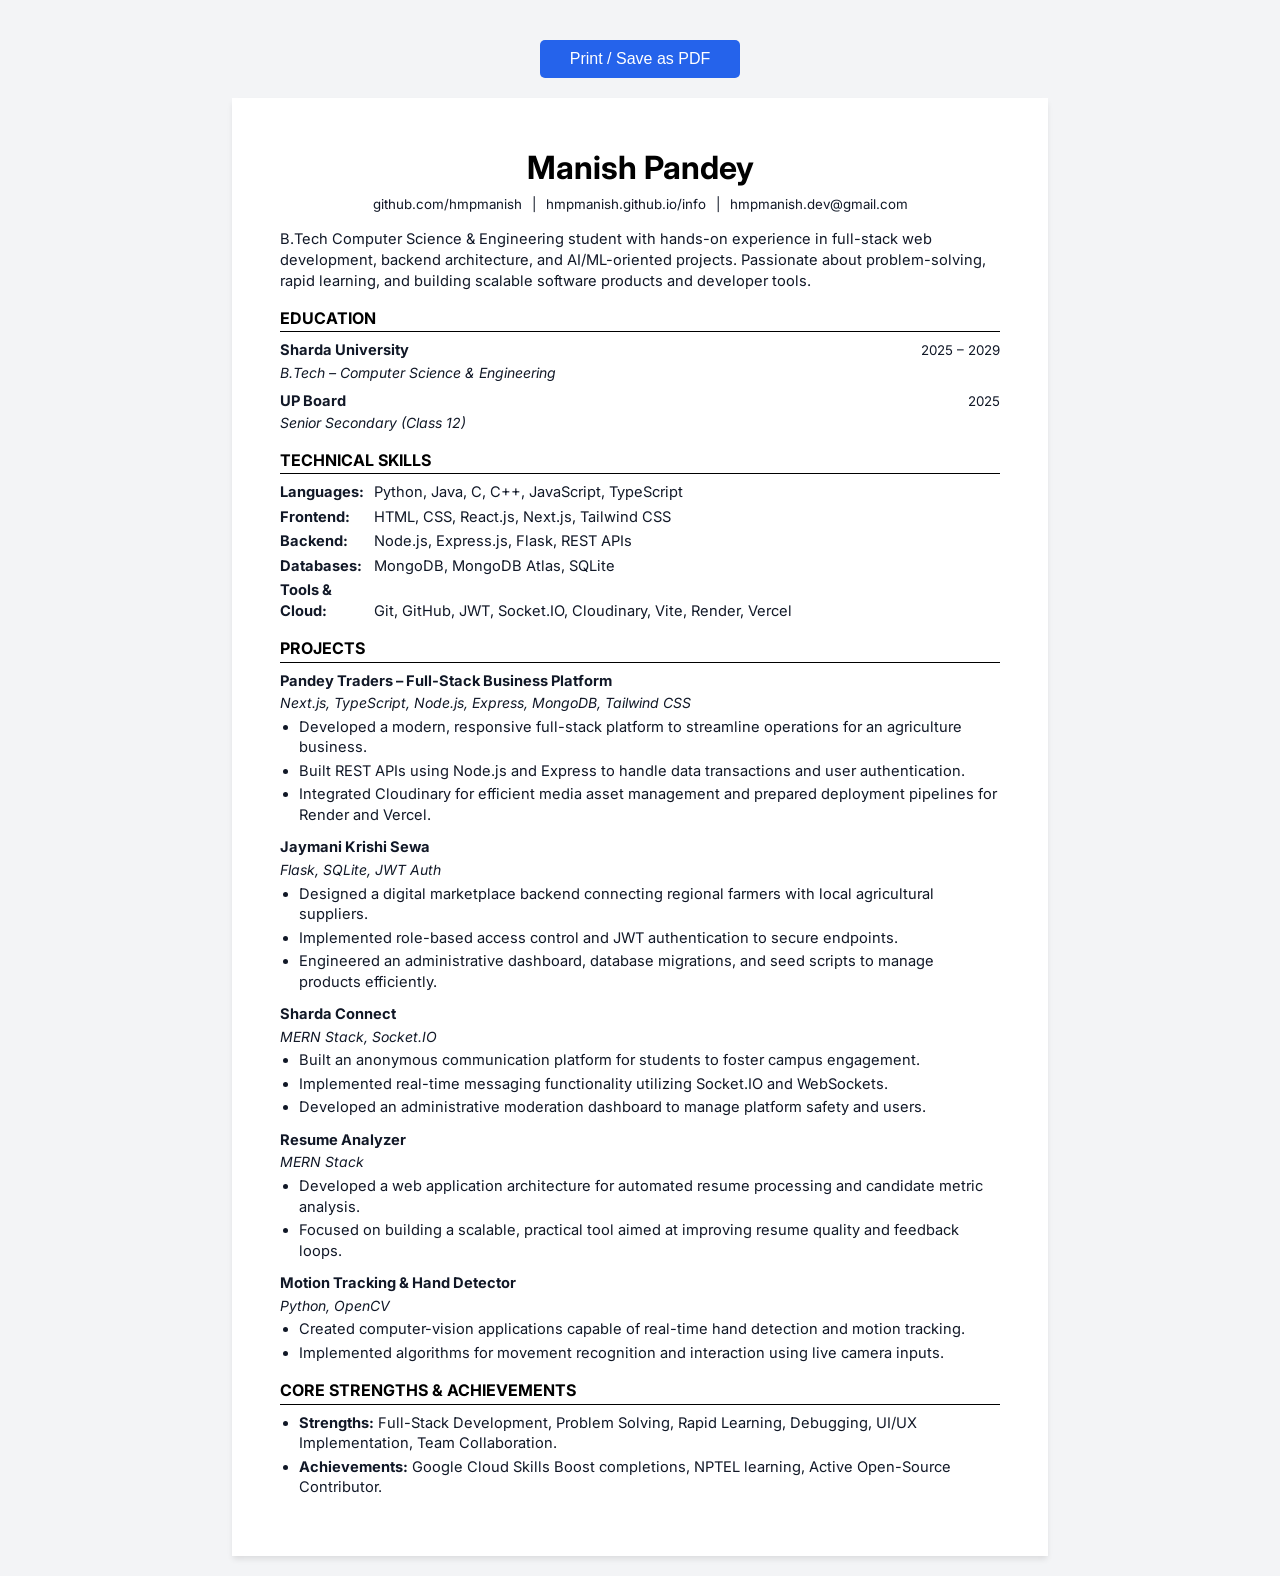
<file: resume.html>
<!DOCTYPE html>
<html lang="en">
<head>
    <meta charset="UTF-8">
    <meta name="viewport" content="width=device-width, initial-scale=1.0">
    <title>Manish Pandey - Resume</title>
    <style>
        /* ATS-Friendly & Print Optimized CSS */
        @import url('https://fonts.googleapis.com/css2?family=Inter:wght@400;600;700&display=swap');

        :root {
            --text-color: #111827;
            --heading-color: #000000;
            --link-color: #2563EB;
        }

        * {
            box-sizing: border-box;
            margin: 0;
            padding: 0;
        }

        body {
            font-family: 'Inter', Arial, sans-serif;
            color: var(--text-color);
            line-height: 1.4;
            font-size: 11pt; /* Ideal for ATS */
            background-color: #f3f4f6;
            padding: 20px;
        }

        .resume-container {
            max-width: 8.5in; /* Standard Letter/A4 width */
            margin: 0 auto;
            background: #ffffff;
            padding: 0.5in 0.5in; /* 0.5 inch margins */
            box-shadow: 0 4px 6px -1px rgba(0, 0, 0, 0.1);
        }

        h1 {
            font-size: 24pt;
            font-weight: 700;
            color: var(--heading-color);
            margin-bottom: 4px;
            text-align: center;
        }

        .contact-info {
            text-align: center;
            font-size: 10pt;
            margin-bottom: 16px;
        }

        .contact-info a {
            color: var(--text-color);
            text-decoration: none;
            margin: 0 6px;
        }

        .contact-info a:hover {
            color: var(--link-color);
            text-decoration: underline;
        }

        .section-heading {
            font-size: 12pt;
            font-weight: 700;
            text-transform: uppercase;
            border-bottom: 1px solid #000;
            margin-top: 16px;
            margin-bottom: 8px;
            padding-bottom: 2px;
            color: var(--heading-color);
        }

        .item-header {
            display: flex;
            justify-content: space-between;
            align-items: baseline;
            margin-bottom: 2px;
        }

        .item-title {
            font-weight: 700;
            font-size: 11pt;
        }

        .item-subtitle {
            font-style: italic;
            font-size: 10.5pt;
        }

        .item-date {
            font-size: 10pt;
            white-space: nowrap;
        }

        ul {
            padding-left: 1.2rem;
            margin-bottom: 10px;
        }

        li {
            margin-bottom: 3px;
        }

        .skills-grid {
            display: grid;
            grid-template-columns: 1fr;
            gap: 4px;
            margin-bottom: 12px;
        }

        .skill-item strong {
            display: inline-block;
            width: 90px;
        }

        .project-item {
            margin-bottom: 12px;
        }

        .print-btn {
            display: block;
            width: 200px;
            margin: 20px auto;
            padding: 10px;
            background: #2563EB;
            color: white;
            text-align: center;
            border: none;
            border-radius: 5px;
            cursor: pointer;
            font-size: 16px;
        }
        .print-btn:hover {
            background: #1d4ed8;
        }

        @media print {
            body {
                background: none;
                padding: 0;
            }
            .resume-container {
                box-shadow: none;
                max-width: 100%;
                width: 100%;
                padding: 0;
                margin: 0;
            }
            .print-btn {
                display: none;
            }
            a {
                color: #000;
                text-decoration: none;
            }
        }
    </style>
</head>
<body>
    <button class="print-btn" onclick="window.print()">Print / Save as PDF</button>

    <div class="resume-container">
        <!-- HEADER -->
        <h1>Manish Pandey</h1>
        <div class="contact-info">
            <a href="https://github.com/hmpmanish" target="_blank">github.com/hmpmanish</a> |
            <a href="https://hmpmanish.github.io/info/" target="_blank">hmpmanish.github.io/info</a> |
            <a href="mailto:hmpmanish.dev@gmail.com">hmpmanish.dev@gmail.com</a>
        </div>

        <!-- SUMMARY -->
        <p style="margin-bottom: 12px;">
            B.Tech Computer Science & Engineering student with hands-on experience in full-stack web development, backend architecture, and AI/ML-oriented projects. Passionate about problem-solving, rapid learning, and building scalable software products and developer tools.
        </p>

        <!-- EDUCATION -->
        <div class="section-heading">Education</div>
        
        <div class="item-header">
            <span class="item-title">Sharda University</span>
            <span class="item-date">2025 &ndash; 2029</span>
        </div>
        <div class="item-subtitle" style="margin-bottom: 8px;">B.Tech &ndash; Computer Science & Engineering</div>

        <div class="item-header">
            <span class="item-title">UP Board</span>
            <span class="item-date">2025</span>
        </div>
        <div class="item-subtitle" style="margin-bottom: 4px;">Senior Secondary (Class 12)</div>

        <!-- TECHNICAL SKILLS -->
        <div class="section-heading">Technical Skills</div>
        <div class="skills-grid">
            <div class="skill-item"><strong>Languages:</strong> Python, Java, C, C++, JavaScript, TypeScript</div>
            <div class="skill-item"><strong>Frontend:</strong> HTML, CSS, React.js, Next.js, Tailwind CSS</div>
            <div class="skill-item"><strong>Backend:</strong> Node.js, Express.js, Flask, REST APIs</div>
            <div class="skill-item"><strong>Databases:</strong> MongoDB, MongoDB Atlas, SQLite</div>
            <div class="skill-item"><strong>Tools & Cloud:</strong> Git, GitHub, JWT, Socket.IO, Cloudinary, Vite, Render, Vercel</div>
        </div>

        <!-- PROJECTS -->
        <div class="section-heading">Projects</div>

        <div class="project-item">
            <div class="item-header">
                <span class="item-title">Pandey Traders &ndash; Full-Stack Business Platform</span>
            </div>
            <div class="item-subtitle" style="margin-bottom: 4px;">Next.js, TypeScript, Node.js, Express, MongoDB, Tailwind CSS</div>
            <ul>
                <li>Developed a modern, responsive full-stack platform to streamline operations for an agriculture business.</li>
                <li>Built REST APIs using Node.js and Express to handle data transactions and user authentication.</li>
                <li>Integrated Cloudinary for efficient media asset management and prepared deployment pipelines for Render and Vercel.</li>
            </ul>
        </div>

        <div class="project-item">
            <div class="item-header">
                <span class="item-title">Jaymani Krishi Sewa</span>
            </div>
            <div class="item-subtitle" style="margin-bottom: 4px;">Flask, SQLite, JWT Auth</div>
            <ul>
                <li>Designed a digital marketplace backend connecting regional farmers with local agricultural suppliers.</li>
                <li>Implemented role-based access control and JWT authentication to secure endpoints.</li>
                <li>Engineered an administrative dashboard, database migrations, and seed scripts to manage products efficiently.</li>
            </ul>
        </div>

        <div class="project-item">
            <div class="item-header">
                <span class="item-title">Sharda Connect</span>
            </div>
            <div class="item-subtitle" style="margin-bottom: 4px;">MERN Stack, Socket.IO</div>
            <ul>
                <li>Built an anonymous communication platform for students to foster campus engagement.</li>
                <li>Implemented real-time messaging functionality utilizing Socket.IO and WebSockets.</li>
                <li>Developed an administrative moderation dashboard to manage platform safety and users.</li>
            </ul>
        </div>

        <div class="project-item">
            <div class="item-header">
                <span class="item-title">Resume Analyzer</span>
            </div>
            <div class="item-subtitle" style="margin-bottom: 4px;">MERN Stack</div>
            <ul>
                <li>Developed a web application architecture for automated resume processing and candidate metric analysis.</li>
                <li>Focused on building a scalable, practical tool aimed at improving resume quality and feedback loops.</li>
            </ul>
        </div>

        <div class="project-item">
            <div class="item-header">
                <span class="item-title">Motion Tracking & Hand Detector</span>
            </div>
            <div class="item-subtitle" style="margin-bottom: 4px;">Python, OpenCV</div>
            <ul>
                <li>Created computer-vision applications capable of real-time hand detection and motion tracking.</li>
                <li>Implemented algorithms for movement recognition and interaction using live camera inputs.</li>
            </ul>
        </div>

        <!-- CORE STRENGTHS & ACHIEVEMENTS -->
        <div class="section-heading">Core Strengths & Achievements</div>
        <ul>
            <li><strong>Strengths:</strong> Full-Stack Development, Problem Solving, Rapid Learning, Debugging, UI/UX Implementation, Team Collaboration.</li>
            <li><strong>Achievements:</strong> Google Cloud Skills Boost completions, NPTEL learning, Active Open-Source Contributor.</li>
        </ul>

    </div>
</body>
</html>
</file>
